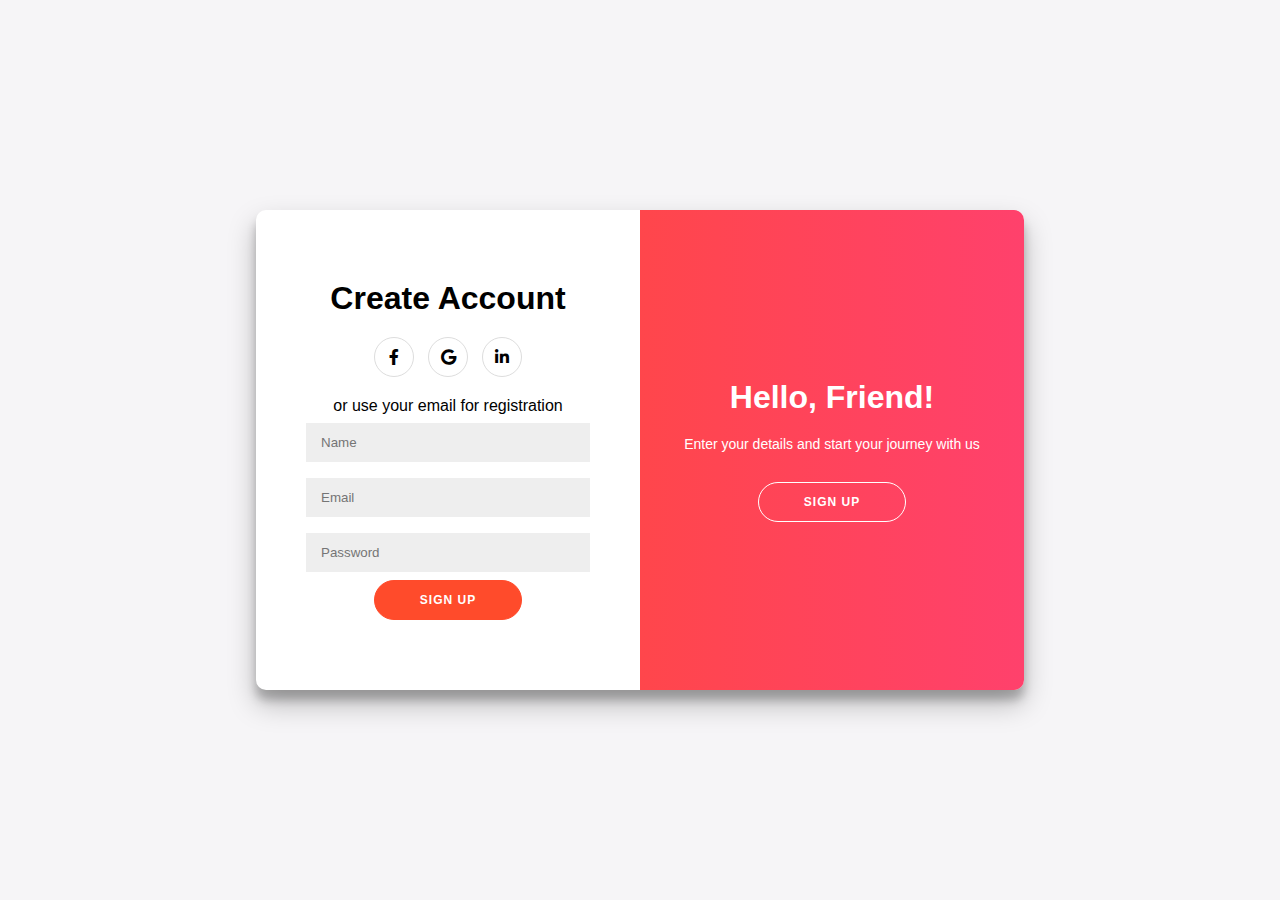
<file: INDEX.HTML>
<!DOCTYPE html>
<html lang="en">
<head>
    <meta charset="UTF-8">
    <meta name="viewport" content="width=device-width, initial-scale=1.0">
    <link rel="stylesheet" href="style.css">
    <link rel="stylesheet" href="https://cdnjs.cloudflare.com/ajax/libs/font-awesome/5.15.4/css/all.min.css">
    <title>Sign In & Sign Up</title>
</head>
<body>
    <div class="container" id="container">
        <div class="form-container sign-up-container">
            <form action="#">
                <h1>Create Account</h1>
                <div class="social-container">
                    <a href="#" class="social"><i class="fab fa-facebook-f"></i></a>
                    <a href="#" class="social"><i class="fab fa-google"></i></a>
                    <a href="#" class="social"><i class="fab fa-linkedin-in"></i></a>
                </div>
                <span>or use your email for registration</span>
                <input type="text" placeholder="Name">
                <input type="email" placeholder="Email">
                <input type="password" placeholder="Password">
                <button type="button" class="signUp">Sign Up</button>
            </form>
        </div>
        
        <div class="form-container sign-in-container">
            <form action="#">
                <h1>Sign In</h1>
                <div class="social-container">
                    <a href="#" class="social"><i class="fab fa-facebook-f"></i></a>
                    <a href="#" class="social"><i class="fab fa-google"></i></a>
                    <a href="#" class="social"><i class="fab fa-linkedin-in"></i></a>
                </div>
                <span>or use your account</span>
                <input type="email" placeholder="Email">
                <input type="password" placeholder="Password">
                <a href="#">Forgot your password?</a>
                <button type="button" id="signIn">Sign In</button>
            </form>
        </div>

        <div class="overlay-container">
            <div class="overlay">
                <div class="overlay-panel overlay-left">
                    <h1>Welcome Back!</h1>
                    <p>To keep connected with us please login with your personal info</p>
                    <button class="ghost" id="signInOverlay">Sign In</button>
                </div>
                <div class="overlay-panel overlay-right">
                    <h1>Hello, Friend!</h1>
                    <p>Enter your details and start your journey with us</p>
                    <button class="ghost" id="signUpOverlay">Sign Up</button>
                </div>
            </div>
        </div>
    </div>
    <script src="script.js" defer></script>
</body>
</html>
</file>
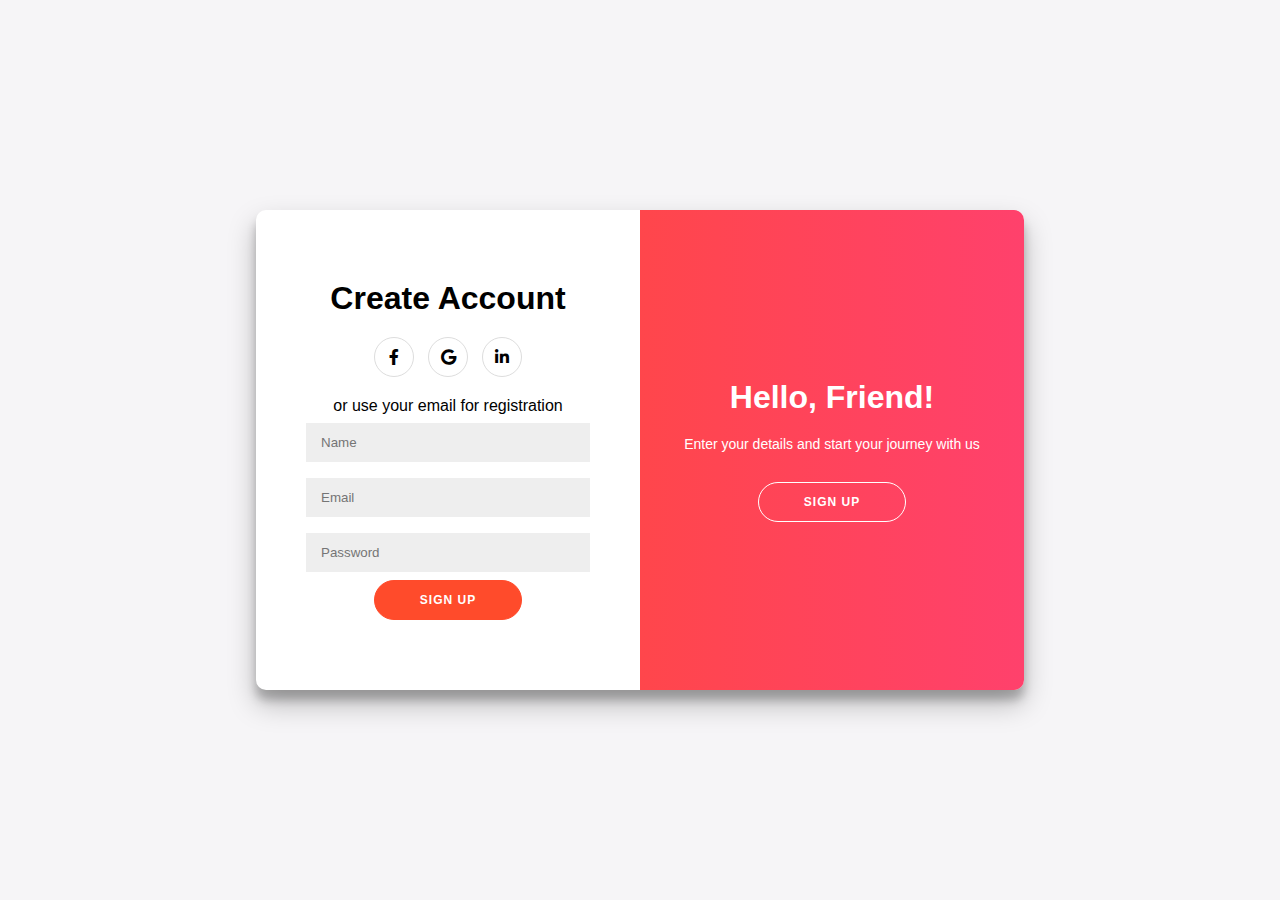
<file: index.html>
<!DOCTYPE html>
<html lang="en">
<head>
    <meta charset="UTF-8">
    <meta name="viewport" content="width=device-width, initial-scale=1.0">
    <link rel="stylesheet" href="style.css">
    <link rel="stylesheet" href="https://cdnjs.cloudflare.com/ajax/libs/font-awesome/5.15.4/css/all.min.css">
    <title>User Sign In & Sign Up System</title>
</head>
<body>
    <div class="container" id="container">
        
        <!-- Sign-Up Form -->
        <div class="form-container sign-up-container" id="signup">
            <form action="signup.php" method="POST">
                <h1>Create Account</h1>
                <div class="social-container">
                    <a href="#" class="social"><i class="fab fa-facebook-f"></i></a>
                    <a href="#" class="social"><i class="fab fa-google"></i></a>
                    <a href="#" class="social"><i class="fab fa-linkedin-in"></i></a>
                </div>
                <span>or use your email for registration</span>
                <input type="text" name="name" placeholder="Name" required>
                <input type="email" name="email" placeholder="Email" required>
                <input type="password" name="password" placeholder="Password" required>
                <button type="submit">Sign Up</button>
            </form>
        </div>
        
        <!-- Sign-In Form -->
        <div class="form-container sign-in-container">
            <form action="signin.php" method="POST">
                <h1>Sign In</h1>
                <div class="social-container">
                    <a href="#" class="social"><i class="fab fa-facebook-f"></i></a>
                    <a href="#" class="social"><i class="fab fa-google"></i></a>
                    <a href="#" class="social"><i class="fab fa-linkedin-in"></i></a>
                </div>
                <span>or use your account</span>
                <input type="email" name="email" placeholder="Email" required>
                <input type="password" name="password" placeholder="Password" required>
                <a href="#" class="frgt">Forgot your password?</a>
                <button type="submit">Sign In</button>
            </form>
        </div>

        <!-- Overlay Container for Switching Forms -->
        <div class="overlay-container">
            <div class="overlay">
                <div class="overlay-panel overlay-left">
                    <h1>Welcome Back!</h1>
                    <p>To keep connected with us, please log in with your personal info</p>
                    <button class="ghost" id="signInOverlay">Sign In</button>
                </div>
                <div class="overlay-panel overlay-right">
                    <h1>Hello, Friend!</h1>
                    <p>Enter your details and start your journey with us</p>
                    <button class="ghost" id="signUpOverlay" href="#signup">Sign Up</button>
                </div>
            </div>
        </div>
    </div>

    <!-- JavaScript for toggling between Sign-In and Sign-Up -->
    <script>
        const signInButton = document.getElementById('signInOverlay');
        const signUpButton = document.getElementById('signUpOverlay');
        const container = document.getElementById('container');

        signUpButton.addEventListener('click', () => {
            container.classList.add('right-panel-active');
        });

        signInButton.addEventListener('click', () => {
            container.classList.remove('right-panel-active');
        });
    </script>
</body>
</html>
</file>
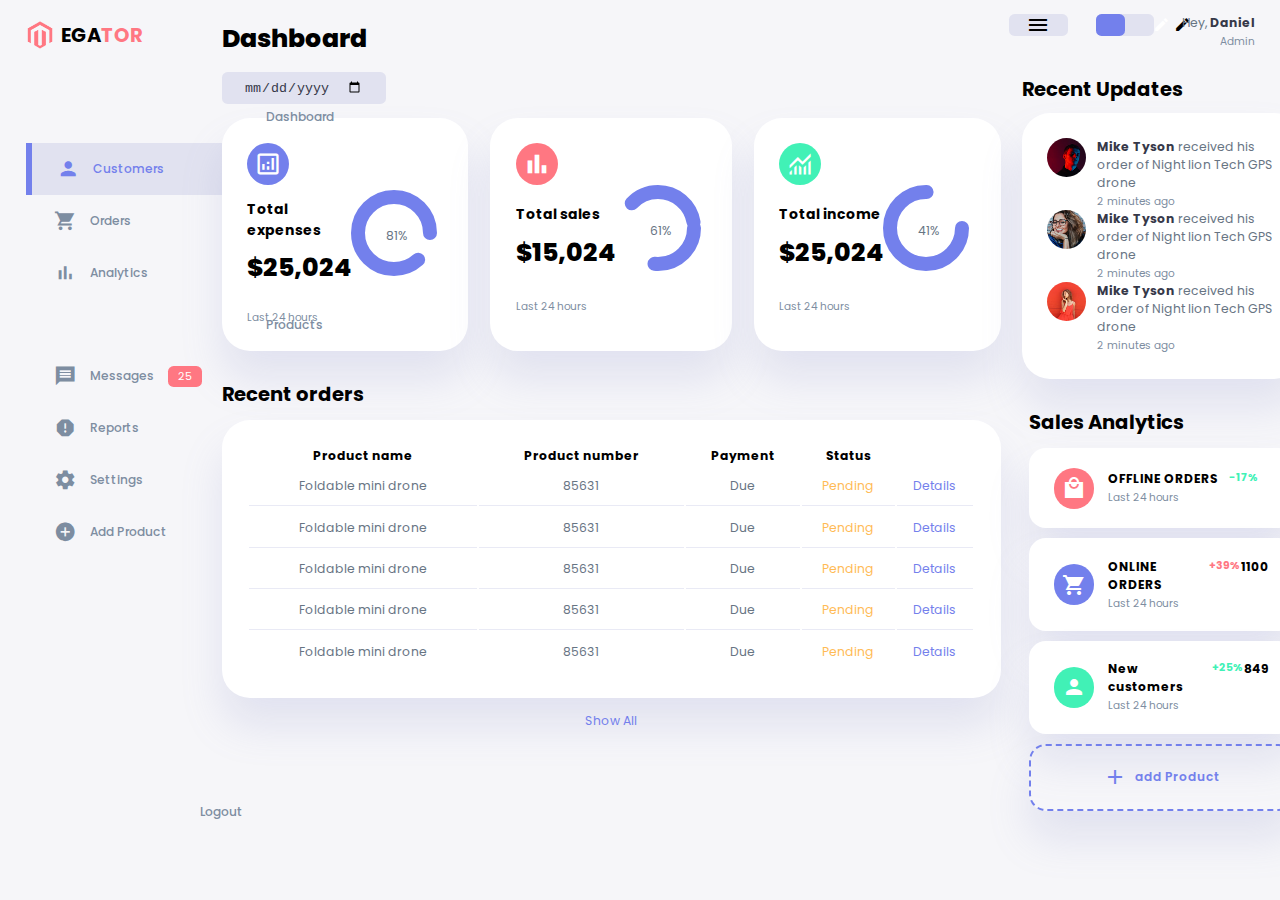
<file: dashboard.html>
<!DOCTYPE html>
<html lang="en">
<head>
    <meta charset="UTF-8">
    <meta name="viewport" content="width=device-width, initial-scale=1.0">
    <!-- Import Material Icons Sharp for sidebar icons -->
    <link href="https://fonts.googleapis.com/icon?family=Material+Icons+Sharp" rel="stylesheet">
    <!-- Import Material Symbols Outlined for analytics and progress icons -->
    <link href="https://fonts.googleapis.com/css2?family=Material+Symbols+Outlined" rel="stylesheet">
    <!-- Link to external stylesheet -->
    <link rel="stylesheet" href="dashboard.css">
    <title>User Dashboard</title>
</head>
<body>
    <div class="container">
        <!-- Sidebar section -->
        <aside>
            <div class="top">
                <div class="logo">
                    <img src="/images/logo.png" alt="Logo">
                    <h2>EGA<span class="danger">TOR</span></h2> <!-- Branding text with "danger" color on part -->
                </div>
                <div class="close" id="close-btn">
                    <span class="material-icons-sharp">close</span> <!-- Close button icon -->
                </div>
            </div>

            <!-- Sidebar navigation links -->
            <div class="sidebar">
                <a href="#">
                    <span class="material-icons-sharp">grid_view</span>
                    <h3>Dashboard</h3>
                </a>
                <a href="#" class="active">
                    <span class="material-icons-sharp">person</span>
                    <h3>Customers</h3>
                </a>
                <a href="#">
                    <span class="material-icons-sharp">shopping_cart</span>
                    <h3>Orders</h3>
                </a>
                <a href="#">
                    <span class="material-icons-sharp">bar_chart</span>
                    <h3>Analytics</h3>
                </a>
                <a href="#">
                    <span class="material-icons-sharp">inventory</span>
                    <h3>Products</h3>
                </a>
                <a href="#">
                    <span class="material-icons-sharp">message</span>
                    <h3>Messages</h3>
                    <span class="message-count">25</span>
                </a>
                <a href="#">
                    <span class="material-icons-sharp">report</span>
                    <h3>Reports</h3>
                </a>
                <a href="#">
                    <span class="material-icons-sharp">settings</span>
                    <h3>Settings</h3>
                </a>
                <a href="#">
                    <span class="material-icons-sharp">add_circle</span>
                    <h3>Add Product</h3>
                </a>
                <a href="#">
                    <span class="material-icons-sharp">logout</span>
                    <h3>Logout</h3>
                </a>
            </div>
        </aside>

        <!-- Main content section -->
        <main>
            <h1>Dashboard</h1>

            <div class="date">
                <input type="date">
            </div>

            <div class="insights">
                
                <!-- Total Expenses box with correct icon style -->
                <div class="sales">
                    <span class="material-symbols-outlined">analytics</span>
                    <div class="middle">
                        <div class="left">
                            <h3>Total expenses</h3>
                            <h1>$25,024</h1>
                        </div>
                        <div class="progress">
                            <svg>
                                <circle cx="38" cy="38" r="36"></circle>
                            </svg>
                            <div class="number">
                                <p>81%</p>
                            </div>
                        </div>
                    </div>
                    <small class="text-muted">Last 24 hours</small>
                </div>

                <!-- Total Sales box with correct icon style -->
                <div class="expenses">
                    <span class="material-symbols-outlined">bar_chart</span>
                    <div class="middle">
                        <div class="left">
                            <h3>Total sales</h3>
                            <h1>$15,024</h1>
                        </div>
                        <div class="progress">
                            <svg>
                                <circle cx="38" cy="38" r="36"></circle>
                            </svg>
                            <div class="number">
                                <p>61%</p>
                            </div>
                        </div>
                    </div>
                    <small class="text-muted">Last 24 hours</small>
                </div>

                <!-- Total Income box with correct icon style -->
                <div class="income">
                    <span class="material-symbols-outlined">monitoring</span>
                    <div class="middle">
                        <div class="left">
                            <h3>Total income</h3>
                            <h1>$25,024</h1>
                        </div>
                        <div class="progress">
                            <svg>
                                <circle cx="38" cy="38" r="36"></circle>
                            </svg>
                            <div class="number">
                                <p>41%</p>
                            </div>
                        </div>
                    </div>
                    <small class="text-muted">Last 24 hours</small>
                </div>

            </div> <!-- End of insights section -->
            <div class="recent-orders">
                <h2>Recent orders</h2>
                <table>
                    <thead>
                        <tr>
                            <th>Product name</th>
                            <th>Product number</th>
                            <th>Payment</th>
                            <th>Status</th>
                        </tr> 
                    </thead>
                    <tbody>
                        <tr>
                        <td>Foldable mini drone</td>
                        <td>85631</td>
                        <td>Due</td>
                        <td class="warning">Pending</td>
                        <td class="primary">Details</td>
                        </tr>

                        <tr>
                         <td>Foldable mini drone</td>
                         <td>85631</td>
                         <td>Due</td>
                         <td class="warning">Pending</td>
                         <td class="primary">Details</td>
                        </tr>

                        <tr>
                         <td>Foldable mini drone</td>
                         <td>85631</td>
                         <td>Due</td>
                        <td class="warning">Pending</td>
                         <td class="primary">Details</td>
                         </tr>

                        <tr>
                        <td>Foldable mini drone</td>
                        <td>85631</td>
                        <td>Due</td>
                        <td class="warning">Pending</td>
                        <td class="primary">Details</td>
                        </tr>

                        <tr>
                        <td>Foldable mini drone</td>
                        <td>85631</td>
                        <td>Due</td>
                        <td class="warning">Pending</td>
                        <td class="primary">Details</td>
                        </tr>
                    </tbody>
                </table>
                <a href="#">Show All</a>

            </div>
        </main>
        <!-- END OF MAIN -->

        <div class="right">
            <div class="top">
                <button id="menu-btn">
                    <span class="material-icons-sharp">menu</span>
                </button>
                
                <div class="theme-toggler">
                    <span class="material-icons-sharp active">light_mode</span>
                    <span class="material-icons-sharp">dark_mode</span>
                </div>
                <div class="profile">
                    <div class="info">
                        <p>Hey, <b>Daniel</b></p>
                        <small class="text-muted">Admin</small>
                    </div>
                    <div class="profile-photo">
                        <img src="./images/profile-1.jpg" alt="Profile Photo">
                    </div>
                </div>
            </div>
            <!-- End of top -->

            <!-- Other code remains the same -->
            <div class="recent-updates">
                <h2>Recent Updates</h2>
                <div class="updates">
                    <div class="update">
                        <div class="profile-photo"> <!-- Fixed spelling -->
                            <img src="./images/profile-2.jpg" alt="Profile photo n2">
                        </div>
                        <div class="message">
                            <p><b>Mike Tyson</b> received his order of Night lion Tech GPS drone</p>
                            <small class="text-muted">2 minutes ago</small>
                        </div>
                    </div>
                    <div class="update"> <!-- Removed extra <div class="updates"> here -->
                        <div class="profile-photo">
                            <img src="./images/profile-3.jpg" alt="Profile photo n2">
                        </div>
                        <div class="message">
                            <p><b>Mike Tyson</b> received his order of Night lion Tech GPS drone</p>
                            <small class="text-muted">2 minutes ago</small>
                        </div>
                    </div>
                    <div class="update"> <!-- Removed extra <div class="updates"> here -->
                        <div class="profile-photo">
                            <img src="./images/profile-4.jpg" alt="Profile photo n2">
                        </div>
                        <div class="message">
                            <p><b>Mike Tyson</b> received his order of Night lion Tech GPS drone</p>
                            <small class="text-muted">2 minutes ago</small>
                        </div>
                    </div>
                </div>
            </div>
            <!-- End of recents -->

            <div class="sales-analytics">
                <h2>Sales Analytics</h2>

                <div class="item offline">
                    <div class="icon">
                        <span class="material-icons-sharp">local_mall</span>
                    </div>
                    <div class="right">
                        <div class="info">
                            <h3>OFFLINE ORDERS</h3>
                            <small class="text-muted">Last 24 hours</small>
                        </div>
                        <h5 class="success">-17%</h5>
                        <h3></h3>
                    </div>
                </div>
                <div class="item online">
                    <div class="icon">
                        <span class="material-icons-sharp">shopping_cart</span>
                    </div>
                    <div class="right">
                        <div class="info">
                            <h3>ONLINE ORDERS</h3>
                            <small class="text-muted">Last 24 hours</small>
                        </div>
                        <h5 class="danger">+39%</h5>
                        <h3>1100</h3>
                    </div>
                </div>
                <div class="item customers">
                    <div class="icon">
                        <span class="material-icons-sharp">person</span>
                    </div>
                    <div class="right">
                        <div class="info">
                            <h3>New customers</h3>
                            <small class="text-muted">Last 24 hours</small>
                        </div>
                        <h5 class="success">+25%</h5>
                        <h3>849</h3>
                    </div>
                </div>
                <div class="item add-product">
                    <div>
                        <span class="material-icons-sharp">add</span>
                        <h3>add Product</h3>
                    </div>
                </div>
            </div>
        </div>
    </div> <!-- End of container -->
    
    <script src="./order.js"></script>
    <script src="./script.js"></script>
</body>
</html>
</file>
<file: style.css>
* {
    box-sizing: border-box;
    outline: none;
}

body {
    background: #f6f5f7;
    display: flex;
    justify-content: center;
    align-items: center;
    font-family: sans-serif;
    height: 100vh;
    margin: 0;
}

h1 {
    font-weight: bold;
    margin: 0;
}

p {
    font-size: 14px;
    font-weight: 100;
    margin: 20px 0 30px;
}

a{
    text-decoration: none;
    color: black;
    transition: 100ms ease-in-out;
}

a:hover{
    transform: scale(1.3);
    background-color: antiquewhite;
}

.frgt a{
    transition: none;
    margin: 20px;
}

button {
    border-radius: 20px;
    border: 1px solid #FF4B2B;
    background-color: #FF4B2B;
    color: #ffffff;
    font-size: 12px;
    font-weight: bold;
    padding: 12px 45px;
    letter-spacing: 1px;
    text-transform: uppercase;
    transition: transform 80ms ease-in, background-color 0.3s ease;
}

button:active {
    transform: scale(0.95);
}

button:focus {
    outline: none;
}

button.ghost {
    background-color: transparent;
    border-color: #ffffff;
}

form {
    background-color: #ffffff;
    display: flex;
    align-items: center;
    justify-content: center;
    flex-direction: column;
    padding: 0 50px;
    height: 100%;
    text-align: center;
}

input {
    background: #eee;
    border: none;
    padding: 12px 15px;
    margin: 8px 0;
    width: 100%;
}

.container {
    background: #ffffff;
    border-radius: 10px;
    box-shadow: 0 14px 28px rgba(0, 0, 0, 0.25), 0 10px 10px rgba(0, 0, 0, 0.22);
    position: relative;
    width: 768px;
    max-width: 100%;
    min-height: 480px;
    overflow: hidden;
    display: flex;
}

.form-container {
    top: 0;
    margin: auto;
    height: 100%;
    transition: transform 0.6s ease-in-out;
}

.sign-in-container {
    left: 0;
    width: 50%;
    z-index: 1;
    background-color: #ffe4e1; 
}

.sign-up-container {
    left: 0;
    width: 50%;
    opacity: 1;
    z-index: 1;
    transform: translateX(0);
    background-color: #f0f8ff; 
}

.container.right-panel-active .sign-up-container {
    transform: translateX(0);
    opacity: 1;
    z-index: 5;
}

.container.right-panel-active .sign-in-container {
    transform: translateX(0);
}

.overlay-container {
    position: absolute;
    top: 0;
    left: 50%;
    width: 50%;
    height: 100%;
    overflow: hidden;
    transition: transform 0.6s ease-in-out;
    z-index: 100;
}

.container.right-panel-active .overlay-container {
    transform: translateX(-100%);
} 

.overlay {
    background: linear-gradient(to right, #ff4b2b, #ff416c);
    color: #ffffff;
    position: relative;
    left: -100%;
    height: 100%;
    width: 200%;
    transform: translateX(0);
    transition: transform 0.6s ease-in-out;
}

.container.right-panel-active .overlay {
    transform: translateX(50%);
}

.overlay-panel {
    position: absolute;
    display: flex;
    align-items: center;
    justify-content: center;
    flex-direction: column;
    padding: 0 40px;
    text-align: center;
    top: 0;
    height: 100%;
    width: 50%;
    transition: transform 0.6s ease-in-out;
}

.overlay-left {
    transform: translateX(-20%);
}

.container.right-panel-active .overlay-left {
    transform: translateX(0);
}

.overlay-right {
    right: 0;
    transform: translateX(0);
}

.container.right-panel-active .overlay-right {
    transform: translateX(20%);
}

.social-container {
    margin: 20px 0;
}

.social-container a {
    border: 1px solid #dddddd;
    border-radius: 50%;
    display: inline-flex;
    justify-content: center;
    align-items: center;
    margin: 0 5px;
    height: 40px;
    width: 40px;
}
</file>
<file: dashboard.css>
@import url('https://fonts.googleapis.com/css2?family=Poppins:ital,wght@0,100;0,200;0,300;0,400;0,500;0,600;0,700;0,800;0,900;1,100;1,200;1,300;1,400;1,500;1,600;1,700;1,800;1,900&display=swap');

/* ROOT VARIABLES */
:root {
    /* Primary color theme and shades */
    --color-primary: #7380ec;
    --color-danger: #ff7782;
    --color-success: #41f1b6;
    --color-warning: #ffbb55;
    --color-white: #fff;
    --color-info-dark: #7d8da1;
    --color-dark: #363949;
    --color-light: rgba(132, 139, 200, 0.18);
    --color-primary-variant: #111e88;
    --color-dark-variant: #677483;
    --color-background: #f6f6f9;

    /* Border radius values for different UI elements */
    --card-border-radius: 2rem;
    --border-radius-1: 0.4rem;
    --border-radius-2: 0.8rem;
    --border-radius-3: 1.2rem;

    /* Padding values for consistent spacing */
    --card-padding: 1.8rem;
    --padding-1: 1.2rem;

    /* Box shadow for card elements */
    --box-shadow: 0 2rem 3rem var(--color-light);
}

/* Dark themes variables */

.dark-theme-variables{
    --color-background: #181a1e;
    --color-white: #202528;
    --color-dark: #edeffd;
    --color-dark-variant: #a3bdcc;
    --color-light: rgba(0, 0, 0, 0.4);
    --box-shadow: 0 2rem 3rem var(--color-light);
}

/* Reset basic styling */
* {
    margin: 0;
    padding: 0;
    outline: 0;
    appearance: none;
    border: 0;
    text-decoration: none;
    list-style: none;
    box-sizing: border-box;
}

/* Base font and responsive styling */
html {
    font-size: 14px; /* Ensures consistent font scaling */
}

body {
    width: 100vw;
    height: 100vh;
    font-family: 'Poppins', sans-serif;
    font-size: 0.88rem;
    background: var(--color-background);
    user-select: none;
    overflow-x: hidden; /* Prevents horizontal scrolling */
}

/* Main container setup with 3 columns */
.container {
    display: grid;
    width: 96%;
    margin: 0 auto;
    grid-template-columns: 14rem auto 23rem; /* Sidebar, main content, and right panel */
}

/* Link default color */
a {
    color: var(--color-dark);
}

/* Ensures all images fit within their containers */
img {
    display: block;
    width: 100%;
}

.logo {
    display: flex;
    align-items: center; /* Vertically centers items */
    gap: 0.5rem; /* Adds space between the image and text */
}

/* Heading sizes */
h1 {
    font-weight: 800;
    font-size: 1.8rem;
}

h2 {
    font-size: 1.4rem;
}

h3 {
    font-size: 0.87rem;
}

h4 {
    font-size: 0.8rem;
}

h5 {
    font-size: 0.77rem;
}

small {
    font-size: 0.75rem;
}

/* Profile photo styling for circular display */
.profile-photo {
    width: 2.8rem;
    height: 2.8rem;
    border-radius: 50%;
    overflow: hidden;
}

/* Text color for muted text elements */
.text-muted {
    color: var(--color-info-dark);
}

p {
    color: var(--color-dark-variant);
}

b {
    color: var(--color-dark);
}

/* Utility classes for colored text */
.primary {
    color: var(--color-primary);
}

.danger {
    color: var(--color-danger);
}

.success {
    color: var(--color-success);
}

.warning {
    color: var(--color-warning);
}

/* Sidebar container */
aside {
    height: 100vh;
}

/* Top section of the sidebar, contains logo and close button */
aside .top {
    display: flex;
    align-items: center;
    justify-content: space-between;
    margin-top: 1.4rem;
}

/* Logo image styling */
aside .logo img {
    width: 2rem;
    height: 2rem;
}

/* Close button styling (hidden by default) */
aside .close {
    display: none;
}

/* Sidebar menu styling */
aside .sidebar {
    display: flex;
    flex-direction: column;
    height: 86vh;
    position: relative;
    top: 3rem;
}

/* Sidebar headings */
aside h3 {
    font-weight: 500;
}

/* Sidebar links styling */
aside .sidebar a {
    display: flex;
    color: var(--color-info-dark);
    margin-left: 2rem;
    gap: 1rem; /* Space between icon and text */
    align-items: center;
    position: relative;
    height: 3.7rem;
    transition: all 300ms ease; /* Smooth transition for hover effects */
}

/* Icon size and transition inside sidebar links */
aside .sidebar a span {
    font-size: 1.6rem;
    transition: all 300ms ease;
}

/* Position the last link (Logout) at the bottom of the sidebar */
aside .sidebar a:last-child {
    position: absolute;
    bottom: 2rem;
    width: 100%;
}

/* Active sidebar link styling */
aside .sidebar a.active {
    background: var(--color-light);
    color: var(--color-primary);
    margin-left: 0;
}

/* Indicator line for active link */
aside .sidebar a.active:before {
    content: "";
    width: 6px;
    height: 100%;
    background: var(--color-primary);
}

/* Style for the active icon */
aside .sidebar a.active span {
    color: var(--color-primary);
    margin-left: calc(1rem - 3px);
}

/* Hover effect on sidebar links */
aside .sidebar a:hover {
    color: var(--color-primary);
}

/* Hover effect for icon movement */
aside .sidebar a:hover span {
    margin-left: 1rem;
}

/* Styling for message count badge (not yet implemented in HTML) */
aside .sidebar .message-count {
   background: var(--color-danger);
   color: var(--color-white);
   padding: 2px 10px;
   font-size: 11px;
   border-radius: var(--border-radius-1);
}

/* Main secetion */

main{
    margin-top: 1.4rem;
}

main .date{
    display: inline-block;
    background: var(--color-light);
    border-radius: var(--border-radius-1);
    margin-top: 1rem;
    padding: 0.5rem 1.6rem;
}

main .date input[type="date"]{
    background: transparent;
    color: var(--color-dark);
}

main .insights{
    display: grid;
    grid-template-columns: repeat(3, 1fr);
    gap: 1.6rem;
}

main .insights > div{
    background: var(--color-white);
    padding: var(--card-padding);
    border-radius: var(--card-border-radius);
    margin-top: 1rem;
    box-shadow: var(--box-shadow);
    transition: all 300ms ease;
}

main .insights > div:hover{
    box-shadow: none;
}


main .insights > div span{
    background: var(--color-primary);
    padding: 0.5rem;
    border-radius: 50%;
    color: var(--color-white);
    font-size: 2rem;
}


main .insights > div.expenses span{
    background: var(--color-danger);
}


main .insights > div.income span{
    background: var(--color-success);
}

main .insights > div .middle{
    display: flex;
    align-items: center;
    justify-content: space-between;
}

main .insights h3{
    margin: 1rem 0 0.6rem;
    font-size: 1rem;
}

main .insights .progress{
    position: relative;
    width: 92px;
    height: 92px;
    border-radius: 50%;
}

main .insights svg{
    width: 7rem;
    height: 7rem;
}

main .insights svg circle{
    fill: none;
    stroke: var(--color-primary);
    stroke-width: 14;
    stroke-linecap: round;
    transform: translate(5px, 5px);
    stroke-dasharray: 110;
    stroke-dashoffset: 92;
}

main .insights .sales svg circle{
    stroke-dashoffset: -30;
    stroke-dasharray: 200;
}

main .insights .expenses svg circle{
    stroke-dashoffset: 20;
    stroke-dasharray: 80;
}

main .insights .income svg circle{
    stroke-dashoffset: 10;
    stroke-dasharray: 180;
}

main .insights .progress .number{
    position: absolute;
    top: 0;
    left: 0;
    height: 100%;
    width: 100%;
    display: flex;
    justify-content: center;
    align-items: center;
}

main .insights small{
    margin-top: 1.6rem;
    display: block;
}

main .recent-orders{
    margin-top: 2rem;
}

main .recent-orders h2{
    margin-bottom: 0.8rem;
}

main .recent-orders table{
    background: var(--color-white);
    width: 100%;
    border-radius: var(--card-border-radius);
    padding: var(--card-padding);
    text-align: center;
    box-shadow: var(--box-shadow);
    transition: all 300ms ease;
}

main .recent-orders table:hover{
    box-shadow: none;
}

main table tbody td{
    height: 2.8rem;
    border-bottom: 1px solid var(--color-light);
    color: var(--color-dark-variant);
}

main table tbody tr:last-child td{
    border: none;
}

main .recent-orders a{
    text-align: center;
    display: block;
    margin: 1rem auto;
    color: var(--color-primary);
}

/* ========== RIGHT =========== */
.right {
    margin-top: 1rem;
}

.right .top {
    display: flex;
    justify-content: end;
    gap: 2rem;
}

.right .top button {
    background: var(--color-light);
    display: flex;
    justify-content: center;
    align-items: center;
    height: 1.6rem;
    width: 4.2rem;
    cursor: pointer;
    border-radius: var(--border-radius-1);
}

.right .theme-toggler {
    background: var(--color-light);
    display: flex;
    justify-content: space-between;
    align-items: center;
    height: 1.6rem;
    width: 4.2rem;
    cursor: pointer;
    border-radius: var(--border-radius-1);
}

.right .theme-toggler span {
    font-size: 1.2rem;
    width: 50%;
    height: 100%;
    display: flex;
    align-items: center;
    justify-content: center;
}

.right .theme-toggler span.active {
    background: var(--color-primary);
    color: white;
    border-radius: var(--border-radius-1);
}

.right .top .profile {
    display: flex;
    gap: 2rem;
    text-align: right;
}

/* ========= RECENT UPDATES ========== */

.right .recent-updates {
    margin: 1.5rem;
}

.right .recent-updates h2 {
    margin-bottom: 0.6rem;
}

.right .recent-updates .updates {
    background: var(--color-white);
    padding: var(--card-padding);
    border-radius: var(--card-border-radius);
    box-shadow: var(--box-shadow);
    transition: all 300ms ease;
}

.right .recent-updates .updates:hover {
    box-shadow: none;
}

.right .recent-updates .updates .update {
    display: grid;
    grid-template-columns: 2.6rem auto;
    gap: 1rem;
}

.right .sales-analytics{
    margin: 2rem;
}

.right .sales-analytics h2{
    margin-bottom: 0.8rem;
}

.right .sales-analytics .item{
    background: var(--color-white);
    display: flex;
    align-items: center;
    gap: 1rem;
    margin-bottom: 0.7rem;
    padding: 1.4rem var(--card-padding);
    border-radius: var(--border-radius-3);
    box-shadow: var(--box-shadow);
    transition: all 300ms ease;
}

.right .sales-analytics .item:hover{
    box-shadow: none;
}

.right .sales-analytics .item .right{
    display: flex;
    justify-content: space-between;
    align-items: start;
    margin: 0;
    width: 100%;
}

.right .sales-analytics .item .icon{
    padding: 0.6rem;
    color: var(--color-white);
    border-radius: 50%;
    background: var(--color-primary);
    display: flex;
}

.right .sales-analytics .item.offline .icon{
    background: var(--color-danger);
}

.right .sales-analytics .item.customers .icon{
    background: var(--color-success);
}

.right .sales-analytics .add-product{
    background-color: transparent;
    border: 2px dashed var(--color-primary);
    color: var(--color-primary);
    display: flex;
    align-items: center;
    justify-content: center;
}

.right .sales-analytics .add-product div {
    display: flex;
    align-items: center;
    gap: 0.6rem;
}

.right .sales-analytics .add-product div h3{
    font-weight: 600;
}

/* ========== Media queries =========== */

@media screen and (max-width: 1200px) {
    .container{
        width: 94%;
        grid-template-columns: 7rem auto 23rem;
    }

    aside .logo h2{
        display: none;
    }

    aside .sidebar h3{
        display: none;
    }
    aside .sidebar a{
        width: 5.6rem;
    }

    aside .sidebar a:last-child{
        position: relative;
        margin-top: 1.8rem;
    }

    main .insights{
        grid-template-columns: 1fr;
        gap: 0;
    }

    main .recent-orders{
        width: 94%;
        position: absolute;
        left: 50%;
        transform: translateX(-50%);
        margin: 2rem 0 0 8.8rem;
    }

    main .recent-orders table{
        width: 83vw;
    }

    main table tbody tr td:last-child,
    main table tbody tr td:first-child{
        display: none;
    }
}

@media screen and (max-width: 768px) {
    .container{
        width: 100%;
        grid-template-columns: 1fr;
    }

    aside{
        position: fixed;
        left: -100%;
        background: var(--color-white);
        width: 18rem;
        z-index: 3;
        box-shadow: 1rem 3rem 4rem var(--color-light);
        height: 100vh;
        padding-right: var(--card-padding);
        display: none;
        animation: showMenu 400ms ease forwards;
    }

    @keyframes showMenu {
        to{
            left: 0;
        }
    }

    aside .logo{
        margin-left: 1rem;
    }

    aside .logo h2{
        display: inline;
    }

    aside .sidebar h3{
        display: inline;
    }

    aside .sidebar a{
        width: 100%;
        height: 3.4rem;
    }

    aside .sidebar a:last-child{
        position: absolute;
        bottom: 5rem;
    }

    aside .close{
        display: inline-block;
        cursor: pointer;
    }

    main {
        margin-top: 8rem;
        padding: 0 1rem;
    }

    main .recent-orders{
        position: relative;
        margin: 3rem 0 0 0;
        width: 100%;
    }

    main .recent-orders table{
        width: 100%;
        margin: 0;
    }

    .right{
        width: 94%;
        margin: 0 auto 4rem;
    }

    .right .top{
        position: fixed;
        top: 0;
        left: 0;
        align-items: center;
        padding: 0 0.8rem;
        height: 4.6rem;
        background: var(--color-white);
        width: 100%;
        margin: 0;
        z-index: 2;
        box-shadow: 0 1rem 1rem var(--color-light);
    }

    .right .top .theme-toggler{
        width: 4.4rem;
        position: absolute;
        left: 66%;
    }

    .right .profile .info{
        display: none;
    }

    .right .top button{
        display: inline-block;
        background: transparent;
        cursor: pointer;
        color: var(--color-dark);
        position: absolute;
        left: 1rem;
    }

    .right .top button span{
        font-size: 2rem;
    }
}
</file>
